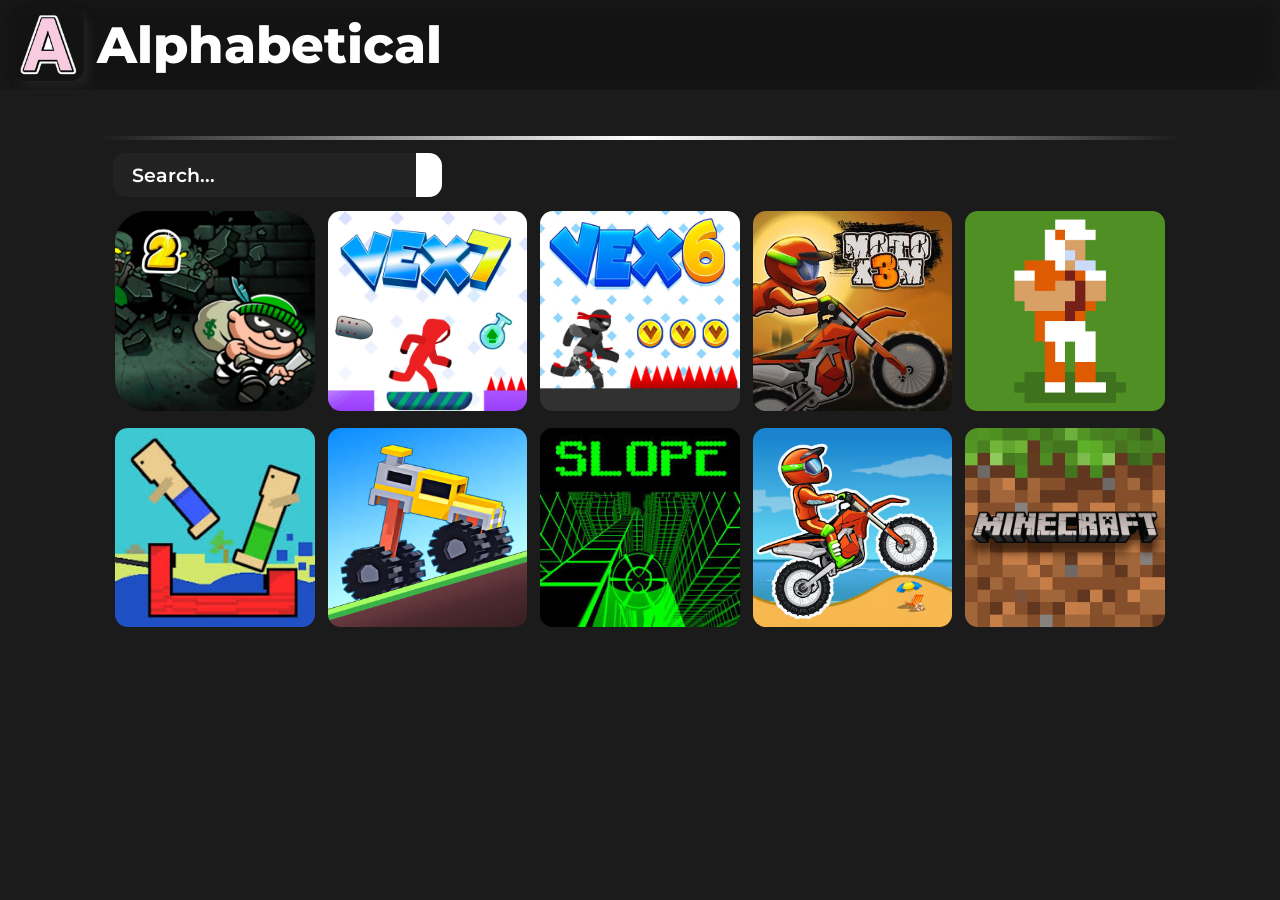
<file: index.html>
<!DOCTYPE html>
<html lang="en">
<head>
    <meta charset="UTF-8">
    <meta http-equiv="X-UA-Compatible" content="IE=edge">
    <meta name="viewport" content="width=device-width, initial-scale=1.0">
    <title>Alphabetical</title>
    <link rel="stylesheet" href="main.css">
    <link rel="stylesheet" href="https://site-assets.fontawesome.com/releases/v6.2.0/css/all.css">
</head>
<body>
    <nav>
        <img src="images/logo.png" alt="logo">
        <h1>Alphabetical</h1>
    </nav>

    <div class="content">

    <hr>

    <div class="search">
        <input type="text" placeholder="Search..." oninput="">
        <button><i class="fas fa-search"></i></button>
    </div>

    <div id="games">
        <a href="games/bob-the-robber-2/"><img src="images/bob-the-robber-2.png" alt="bob the robber 2"></a>
        <a href="games/vex7/"><img src="images/vex7.jpeg" alt="vex 7"></a>
        <a href="games/vex6/"><img src="images/vex6.jpeg" alt="vex 6"></a>
        <a href="games/moto-x3m/"><img src="images/moto-x3m.jpg" alt="moto x3m"></a>
        <a href="games/retro-bowl/"><img src="images/retro-bowl.jpg" alt="retrobowl"></a>
        <a href="games/tube-jumpers/"><img src="images/tube-jumpers.jpg" alt="tube jumpers"></a>
        <a href="games/drive-mad/"><img src="images/drive-mad.jpg" alt="drive mad"></a>
        <a href="games/slope/"><img src="images/slope.jpg" alt="slope"></a>
        <a href="games/motox3m2/"><img src="images/motox3m2.jpg" alt="moto x3m2"></a>
        <a href="games/minecraft.html"><img src="images/mc.png" alt="minecraft"></a>
    </div>
    </div>
</body>
</html>

<script src="script.js"></script>
</file>
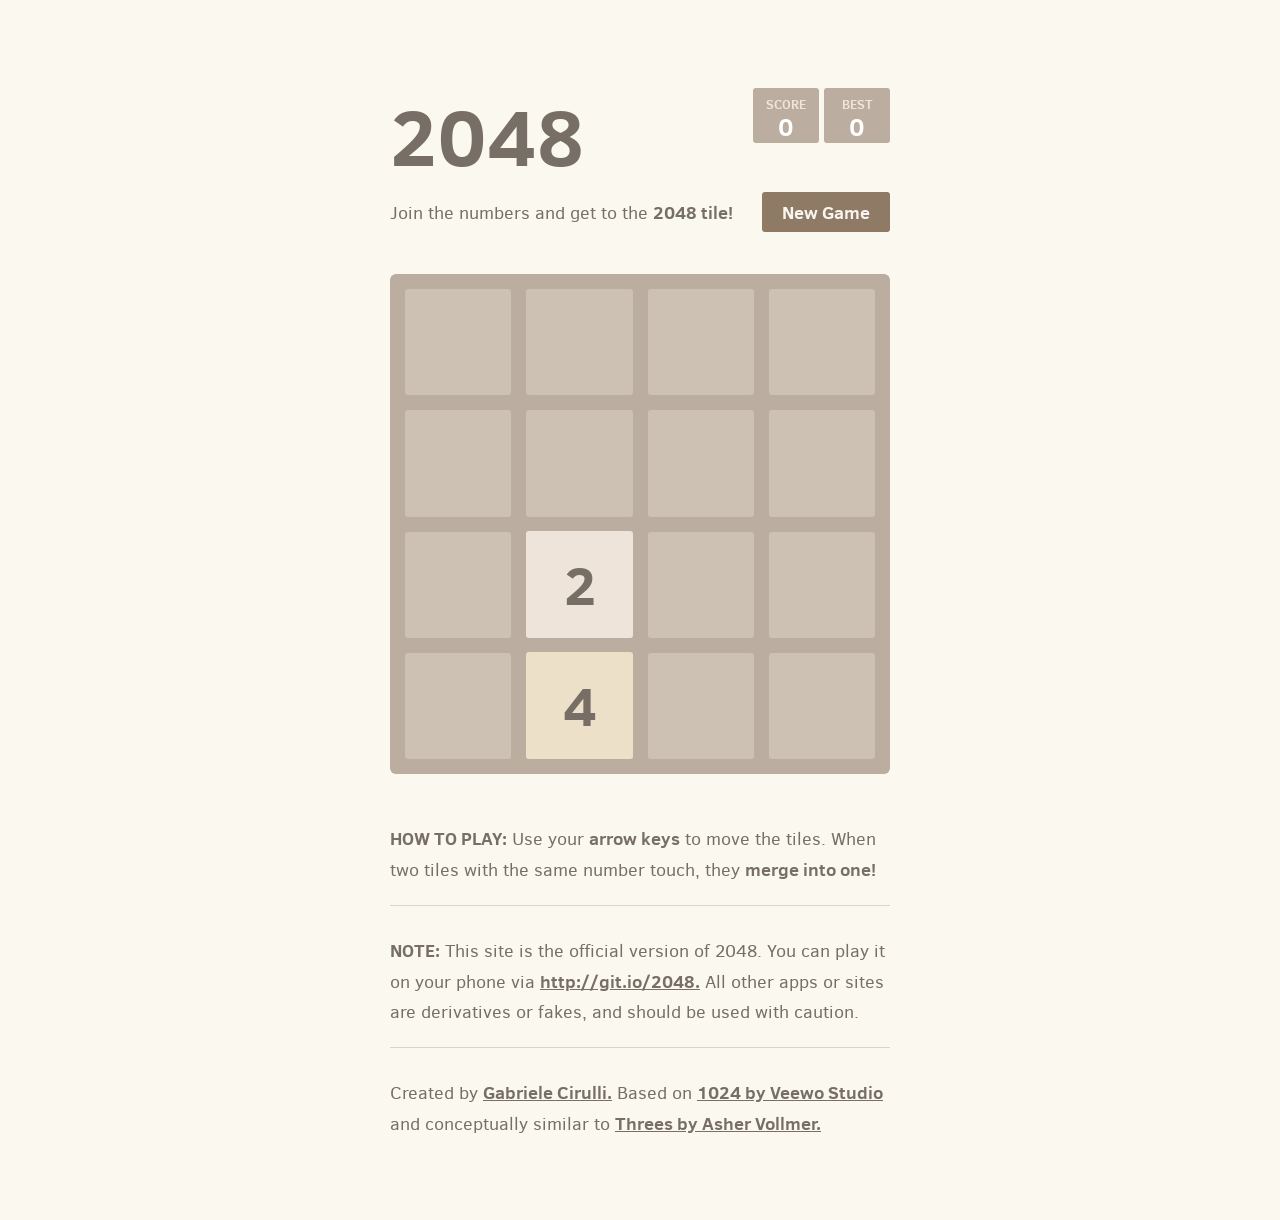
<file: games/2048/index.html>
<!DOCTYPE html>
<html>
<head>
  <meta charset="utf-8">
  <title>2048</title>

  <link href="style/main.css" rel="stylesheet" type="text/css">
  <link rel="shortcut icon" href="favicon.ico">
  <link rel="apple-touch-icon" href="meta/apple-touch-icon.png">
  <link rel="apple-touch-startup-image" href="meta/apple-touch-startup-image-640x1096.png" media="(device-width: 320px) and (device-height: 568px) and (-webkit-device-pixel-ratio: 2)"> <!-- iPhone 5+ -->
  <link rel="apple-touch-startup-image" href="meta/apple-touch-startup-image-640x920.png"  media="(device-width: 320px) and (device-height: 480px) and (-webkit-device-pixel-ratio: 2)"> <!-- iPhone, retina -->
  <meta name="apple-mobile-web-app-capable" content="yes">
  <meta name="apple-mobile-web-app-status-bar-style" content="black">

  <meta name="HandheldFriendly" content="True">
  <meta name="MobileOptimized" content="320">
  <meta name="viewport" content="width=device-width, target-densitydpi=160dpi, initial-scale=1.0, maximum-scale=1, user-scalable=no, minimal-ui">
</head>
<body>
  <div class="container">
    <div class="heading">
      <h1 class="title">2048</h1>
      <div class="scores-container">
        <div class="score-container">0</div>
        <div class="best-container">0</div>
      </div>
    </div>

    <div class="above-game">
      <p class="game-intro">Join the numbers and get to the <strong>2048 tile!</strong></p>
      <a class="restart-button">New Game</a>
    </div>

    <div class="game-container">
      <div class="game-message">
        <p></p>
        <div class="lower">
	        <a class="keep-playing-button">Keep going</a>
          <a class="retry-button">Try again</a>
        </div>
      </div>

      <div class="grid-container">
        <div class="grid-row">
          <div class="grid-cell"></div>
          <div class="grid-cell"></div>
          <div class="grid-cell"></div>
          <div class="grid-cell"></div>
        </div>
        <div class="grid-row">
          <div class="grid-cell"></div>
          <div class="grid-cell"></div>
          <div class="grid-cell"></div>
          <div class="grid-cell"></div>
        </div>
        <div class="grid-row">
          <div class="grid-cell"></div>
          <div class="grid-cell"></div>
          <div class="grid-cell"></div>
          <div class="grid-cell"></div>
        </div>
        <div class="grid-row">
          <div class="grid-cell"></div>
          <div class="grid-cell"></div>
          <div class="grid-cell"></div>
          <div class="grid-cell"></div>
        </div>
      </div>

      <div class="tile-container">

      </div>
    </div>

    <p class="game-explanation">
      <strong class="important">How to play:</strong> Use your <strong>arrow keys</strong> to move the tiles. When two tiles with the same number touch, they <strong>merge into one!</strong>
    </p>
    <hr>
    <p>
    <strong class="important">Note:</strong> This site is the official version of 2048. You can play it on your phone via <a href="http://git.io/2048">http://git.io/2048.</a> All other apps or sites are derivatives or fakes, and should be used with caution.
    </p>
    <hr>
    <p>
    Created by <a href="http://gabrielecirulli.com" target="_blank">Gabriele Cirulli.</a> Based on <a href="https://itunes.apple.com/us/app/1024!/id823499224" target="_blank">1024 by Veewo Studio</a> and conceptually similar to <a href="http://asherv.com/threes/" target="_blank">Threes by Asher Vollmer.</a>
    </p>
  </div>

  <script src="js/bind_polyfill.js"></script>
  <script src="js/classlist_polyfill.js"></script>
  <script src="js/animframe_polyfill.js"></script>
  <script src="js/keyboard_input_manager.js"></script>
  <script src="js/html_actuator.js"></script>
  <script src="js/grid.js"></script>
  <script src="js/tile.js"></script>
  <script src="js/local_storage_manager.js"></script>
  <script src="js/game_manager.js"></script>
  <script src="js/application.js"></script>
</body>
</html>
</file>
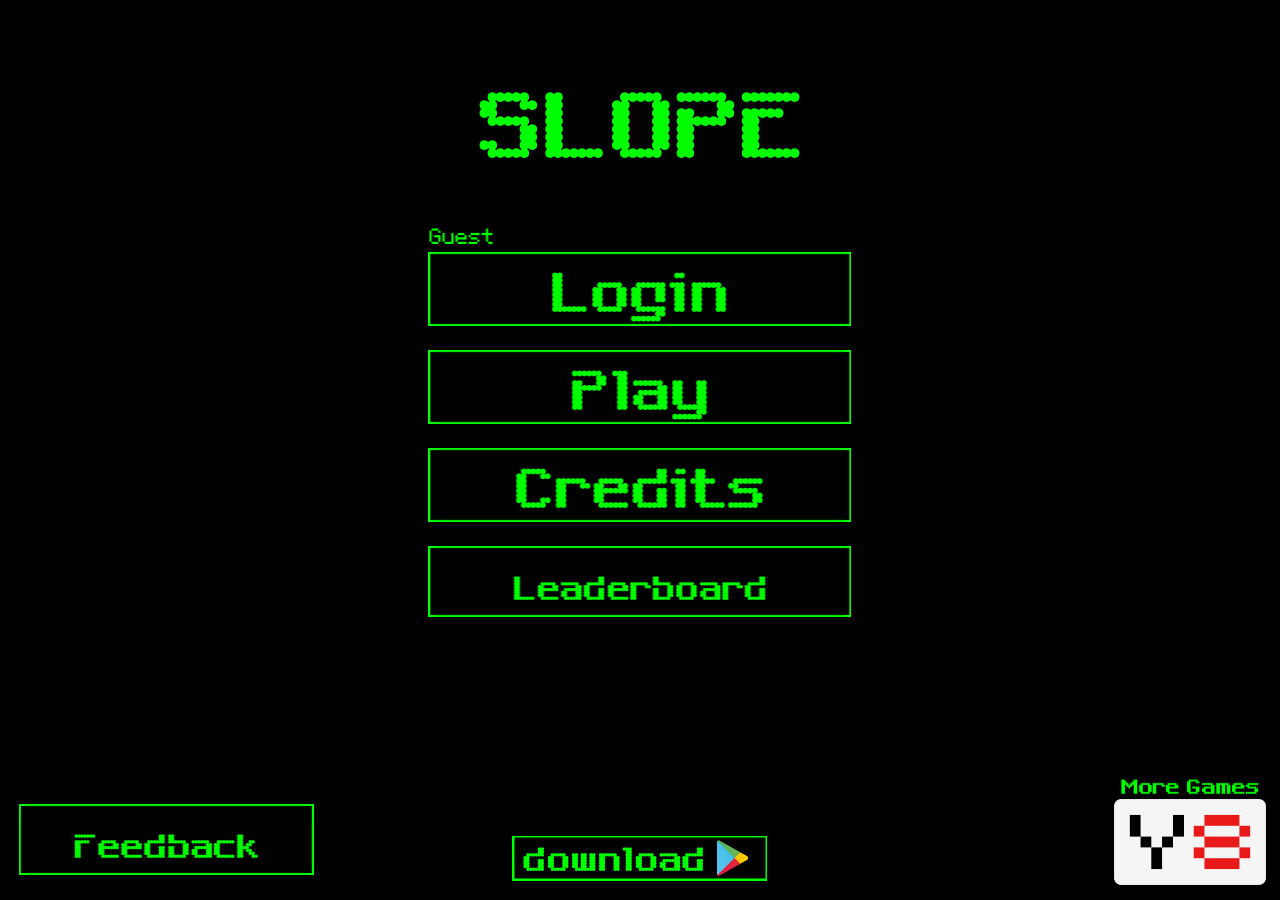
<file: games/slope/index.html>
<head>
    <link rel="stylesheet" href="TemplateData/style.css">
    <script src="TemplateData/UnityProgress.js"></script>
    <script src="TemplateData/unityloader41.js"></script>
    <script>
        var gameInstance = UnityLoader.instantiate("gameContainer", "Build/slope.json", { onProgress: UnityProgress, Module: { onRuntimeInitialized: function() { UnityProgress(gameInstance, "complete") } } });
    </script>
</head>
<body style="margin: 0; overflow: hidden;">
    <div class="webgl-content">
        <div id="gameContainer" style="width: 100%; height: 100%; margin: 0;"></div>
    </div>
</body>
</file>
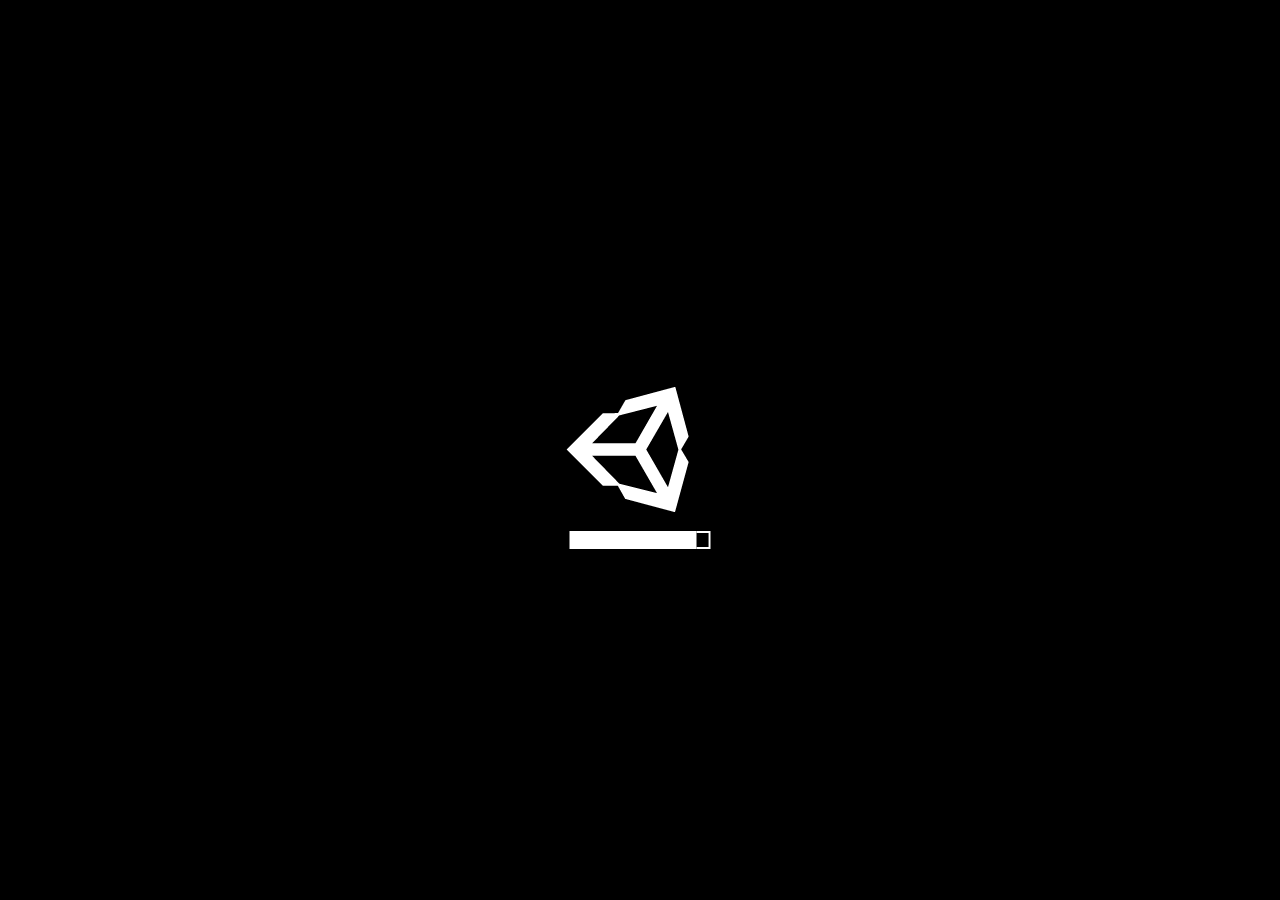
<file: games/tube-jumpers/index.html>
<html>
    <head>
      <title>Tube Jumpers</title>
       <meta name="viewport" content="width=device-width, initial-scale=1.0">
       <meta name="title" content="Tube Jumpers">
       <link rel="stylesheet" href="style.css">
       <script src="UnityLoader.js"></script>
        <script>
            var gameInstance = UnityLoader.instantiate("gameContainer", "tube-jumpers.json");
        </script>
    </head>
    <body style="margin: 0; overflow: hidden;">
        <div class="webgl-content">
            <div id="gameContainer" style="width:100%; height: 100%; margin: 0;"></div>
        </div>
    </body>
    </html>
</file>
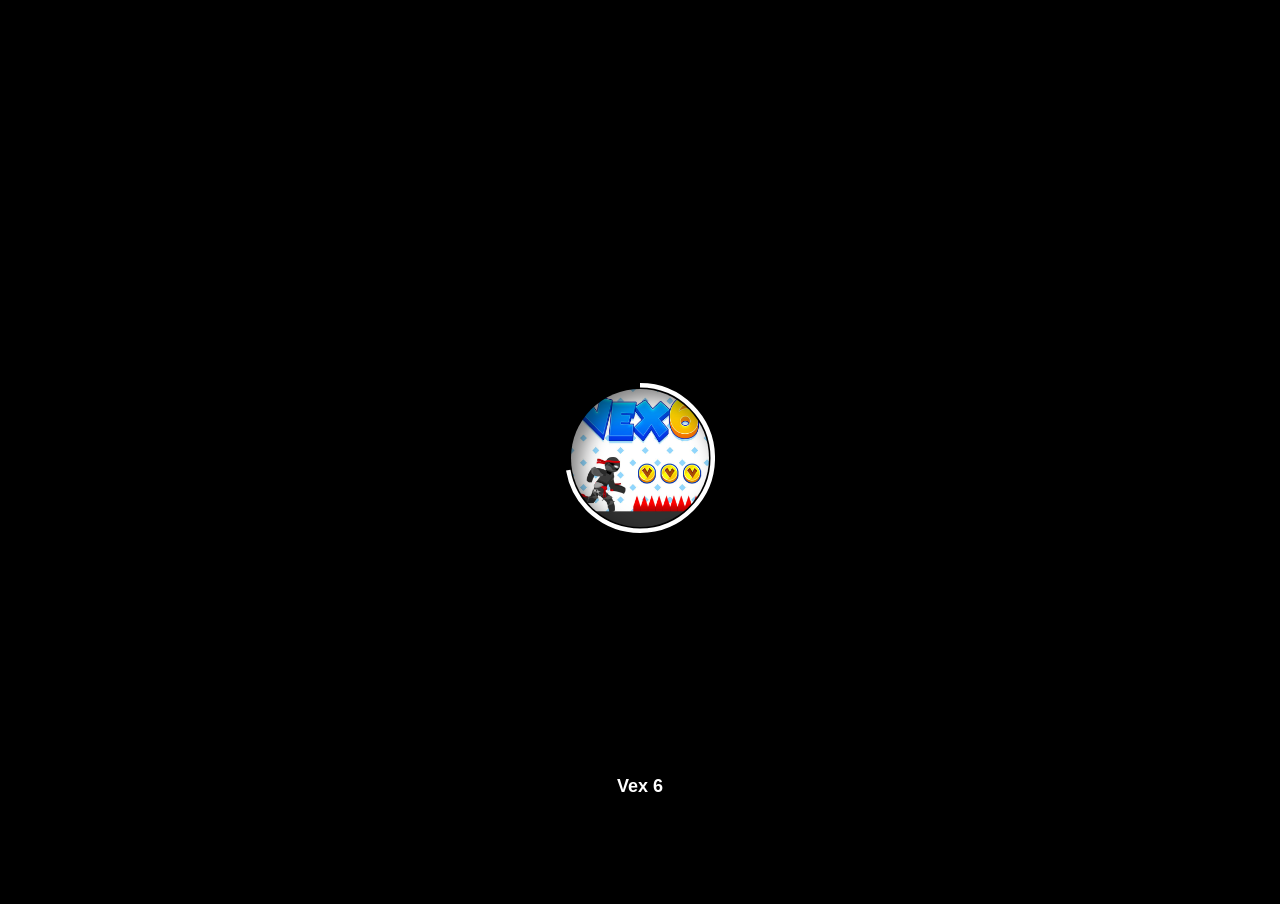
<file: games/vex6/index.html>
<!DOCTYPE html>
<html lang="en">
	<head>
		<meta charset="utf-8" />
		<meta http-equiv="x-ua-compatible" content="ie=edge" />
		<meta
			id="viewport"
			name="viewport"
			content="width=device-width, initial-scale=1.0, maximum-scale=1.0, user-scalable=no, minimal-ui, shrink-to-fit=no"
		/>
		<meta name="mobile-web-app-capable" content="yes" />
		<meta name="apple-mobile-web-app-capable" content="yes" />

		<title>Vex 6</title>

		<link rel="icon" type="image/png" href="assets/icon.png" />
		<!-- For apple devices -->
		<link rel="apple-touch-icon" type="image/png" href="assets/icon.png" />
		<link rel="stylesheet" href="assets/css/app.css" type="text/css" />
	</head>

	<body>
		<div id="content"></div>
		<div id="orientation"></div>

		<script type="text/javascript">
			var libs = [];
			var gtag;

			var gameName = 'vex6.min.js';

			var fbrqLA = true,
				fbrqBD = 8,
				playBtn = true,
				fbrqSA = false,
				libs = [],
				version = 'GameDistribution-25';

			//This all here is for cache busting;
			function addScript(src, buster, callback) {
				var s = document.createElement('script');
				s.setAttribute('src', src + '?v=' + buster);
				if (typeof callback === 'function') {
					s.onload = callback;
				}
				document.body.appendChild(s);
			}

			addScript(gameName, version, function () {});
		</script>
	</body>
</html>
</file>
<file: main.css>
@import url('https://fonts.googleapis.com/css2?family=Montserrat:wght@400;600;700;800;900&display=swap');

body {
    background-color: #1b1b1b;
    font-family: 'Montserrat', sans-serif;
}

nav {
    position: fixed;
    top: 0;
    left: 0;
    backdrop-filter: blur(10px) saturate(200%) brightness(70%);
    color: #fff;
    display: flex;
    height: 7vw;
    width: 100%;
    align-items: center;
    justify-content: left;
    padding: 0 1%;
    z-index: 5;
    margin: auto;
}

nav img {
    height: 80%;
    width: auto;
    margin-right: 1%;
    border-radius: 1vw;
    cursor: pointer;
    user-select: none;
    box-shadow: 5px 5px 10px rgba(53, 53, 53, 0.459);
}

nav h1 {
    font-size: 4vw;
    font-weight: 800;
    margin-right: 1%;
}

.content {
    flex-direction: column;
    align-items: left;
    padding: 7vw;
    padding-top: 9vw;
}

.content hr {
    border: 0;
    height: 4px;
    background-image: linear-gradient(to right, rgba(0, 0, 0, 0), rgb(255, 255, 255), rgba(0, 0, 0, 0));
    margin: 1vw 0;
}

.search {
    display: flex;
    user-select: none;
    margin-top: 0;
    margin-left: 1.2vw;
}
 
.search input {
    background-color: #222222;
    border: none;
    border-radius: 1vw 0 0 1vw;
    color: #fff;
    font-size: 1.5vw;
    font-weight: 600;
    padding: 0.8vw 1.5vw;
    font-family: 'Montserrat', sans-serif;
    z-index: 1;
    outline: none;
}
 
.search input::placeholder {
    color: #fff;
    font-weight: 600;
    font-size: 1.5vw;
}
 
.search button {
    background-color: #fff;
    border: none;
    border-radius: 0 1vw 1vw 0;
    color:#222222;
    font-size: 1.5vw;
    font-weight: 600;
    padding: 0.8vw 1vw;
    cursor: pointer;
    font-family: 'Montserrat', sans-serif;
    z-index: 1;
    transition: .3s all ease;
}
 
#games {
    display: flex;
    flex-wrap: wrap;
    justify-content: center;
    margin-top: .6vw;
    padding-bottom: 5vw;

}
 
#games img {    height: 15.6vw;
    width: 15.6vw;
    border-radius: 1vw;
    margin: .5vw;
    cursor: pointer;
    user-select: none;
    transition: transform .2s;
}
 
#games img:hover {
    transform: scale(1.01);
}

.featured {
    display: flex;
    flex-direction: row;
    flex-wrap: wrap;
    justify-content: center;
    padding: 1vw;
    margin:1%;
    margin-top: 6vw;
}

.featured h1 {
    font-size: 3.5vw;
    font-weight: 700;
    margin: 1vw 1vw .4vw 1vw;
    width: 83.8%;
    text-align: left;
    color: #fff;
}

.featured .column {
    display: flex;
    flex-direction: column;
}

.featured img {
    height: 12.5vw;
    width: 12.5vw;
    border-radius: 1vw;
    margin: .5vw;
    cursor: pointer;
    user-select: none;
    transition: all .2s;
}

.featured img:hover {
    transform: scale(1.02);
    filter: brightness(50%);
}


.featured .row img {
    height: 26vw;
    width: 26vw;
}

.featured a {
    display: inline-block;
    position: relative;
    color: #2c7ffc;
    text-decoration: none;
}
    
    .featured .play-button {
    position: absolute;
    top: 50%;
    left: 50%;
    transform: translate(-50%, -50%);
    opacity: 0;
    transition: opacity 0.2s;
    }
    
    .featured a:hover .play-button {
    opacity: 1;
    pointer-events: none;
    }
    
    .featured .play-button i {
    font-size: 5vw;
    text-shadow: 0 0 100px #2c7ffc;
    }
</file>
<file: games/2048/style/main.css>
@import url(fonts/clear-sans.css);
html, body {
  margin: 0;
  padding: 0;
  background: #faf8ef;
  color: #776e65;
  font-family: "Clear Sans", "Helvetica Neue", Arial, sans-serif;
  font-size: 18px; }

body {
  margin: 80px 0; }

.heading:after {
  content: "";
  display: block;
  clear: both; }

h1.title {
  font-size: 80px;
  font-weight: bold;
  margin: 0;
  display: block;
  float: left; }

@-webkit-keyframes move-up {
  0% {
    top: 25px;
    opacity: 1; }

  100% {
    top: -50px;
    opacity: 0; } }
@-moz-keyframes move-up {
  0% {
    top: 25px;
    opacity: 1; }

  100% {
    top: -50px;
    opacity: 0; } }
@keyframes move-up {
  0% {
    top: 25px;
    opacity: 1; }

  100% {
    top: -50px;
    opacity: 0; } }
.scores-container {
  float: right;
  text-align: right; }

.score-container, .best-container {
  position: relative;
  display: inline-block;
  background: #bbada0;
  padding: 15px 25px;
  font-size: 25px;
  height: 25px;
  line-height: 47px;
  font-weight: bold;
  border-radius: 3px;
  color: white;
  margin-top: 8px;
  text-align: center; }
  .score-container:after, .best-container:after {
    position: absolute;
    width: 100%;
    top: 10px;
    left: 0;
    text-transform: uppercase;
    font-size: 13px;
    line-height: 13px;
    text-align: center;
    color: #eee4da; }
  .score-container .score-addition, .best-container .score-addition {
    position: absolute;
    right: 30px;
    color: red;
    font-size: 25px;
    line-height: 25px;
    font-weight: bold;
    color: rgba(119, 110, 101, 0.9);
    z-index: 100;
    -webkit-animation: move-up 600ms ease-in;
    -moz-animation: move-up 600ms ease-in;
    animation: move-up 600ms ease-in;
    -webkit-animation-fill-mode: both;
    -moz-animation-fill-mode: both;
    animation-fill-mode: both; }

.score-container:after {
  content: "Score"; }

.best-container:after {
  content: "Best"; }

p {
  margin-top: 0;
  margin-bottom: 10px;
  line-height: 1.65; }

a {
  color: #776e65;
  font-weight: bold;
  text-decoration: underline;
  cursor: pointer; }

strong.important {
  text-transform: uppercase; }

hr {
  border: none;
  border-bottom: 1px solid #d8d4d0;
  margin-top: 20px;
  margin-bottom: 30px; }

.container {
  width: 500px;
  margin: 0 auto; }

@-webkit-keyframes fade-in {
  0% {
    opacity: 0; }

  100% {
    opacity: 1; } }
@-moz-keyframes fade-in {
  0% {
    opacity: 0; }

  100% {
    opacity: 1; } }
@keyframes fade-in {
  0% {
    opacity: 0; }

  100% {
    opacity: 1; } }
.game-container {
  margin-top: 40px;
  position: relative;
  padding: 15px;
  cursor: default;
  -webkit-touch-callout: none;
  -ms-touch-callout: none;
  -webkit-user-select: none;
  -moz-user-select: none;
  -ms-user-select: none;
  -ms-touch-action: none;
  touch-action: none;
  background: #bbada0;
  border-radius: 6px;
  width: 500px;
  height: 500px;
  -webkit-box-sizing: border-box;
  -moz-box-sizing: border-box;
  box-sizing: border-box; }
  .game-container .game-message {
    display: none;
    position: absolute;
    top: 0;
    right: 0;
    bottom: 0;
    left: 0;
    background: rgba(238, 228, 218, 0.5);
    z-index: 100;
    text-align: center;
    -webkit-animation: fade-in 800ms ease 1200ms;
    -moz-animation: fade-in 800ms ease 1200ms;
    animation: fade-in 800ms ease 1200ms;
    -webkit-animation-fill-mode: both;
    -moz-animation-fill-mode: both;
    animation-fill-mode: both; }
    .game-container .game-message p {
      font-size: 60px;
      font-weight: bold;
      height: 60px;
      line-height: 60px;
      margin-top: 222px; }
    .game-container .game-message .lower {
      display: block;
      margin-top: 59px; }
    .game-container .game-message a {
      display: inline-block;
      background: #8f7a66;
      border-radius: 3px;
      padding: 0 20px;
      text-decoration: none;
      color: #f9f6f2;
      height: 40px;
      line-height: 42px;
      margin-left: 9px; }
      .game-container .game-message a.keep-playing-button {
        display: none; }
    .game-container .game-message.game-won {
      background: rgba(237, 194, 46, 0.5);
      color: #f9f6f2; }
      .game-container .game-message.game-won a.keep-playing-button {
        display: inline-block; }
    .game-container .game-message.game-won, .game-container .game-message.game-over {
      display: block; }

.grid-container {
  position: absolute;
  z-index: 1; }

.grid-row {
  margin-bottom: 15px; }
  .grid-row:last-child {
    margin-bottom: 0; }
  .grid-row:after {
    content: "";
    display: block;
    clear: both; }

.grid-cell {
  width: 106.25px;
  height: 106.25px;
  margin-right: 15px;
  float: left;
  border-radius: 3px;
  background: rgba(238, 228, 218, 0.35); }
  .grid-cell:last-child {
    margin-right: 0; }

.tile-container {
  position: absolute;
  z-index: 2; }

.tile, .tile .tile-inner {
  width: 107px;
  height: 107px;
  line-height: 107px; }
.tile.tile-position-1-1 {
  -webkit-transform: translate(0px, 0px);
  -moz-transform: translate(0px, 0px);
  -ms-transform: translate(0px, 0px);
  transform: translate(0px, 0px); }
.tile.tile-position-1-2 {
  -webkit-transform: translate(0px, 121px);
  -moz-transform: translate(0px, 121px);
  -ms-transform: translate(0px, 121px);
  transform: translate(0px, 121px); }
.tile.tile-position-1-3 {
  -webkit-transform: translate(0px, 242px);
  -moz-transform: translate(0px, 242px);
  -ms-transform: translate(0px, 242px);
  transform: translate(0px, 242px); }
.tile.tile-position-1-4 {
  -webkit-transform: translate(0px, 363px);
  -moz-transform: translate(0px, 363px);
  -ms-transform: translate(0px, 363px);
  transform: translate(0px, 363px); }
.tile.tile-position-2-1 {
  -webkit-transform: translate(121px, 0px);
  -moz-transform: translate(121px, 0px);
  -ms-transform: translate(121px, 0px);
  transform: translate(121px, 0px); }
.tile.tile-position-2-2 {
  -webkit-transform: translate(121px, 121px);
  -moz-transform: translate(121px, 121px);
  -ms-transform: translate(121px, 121px);
  transform: translate(121px, 121px); }
.tile.tile-position-2-3 {
  -webkit-transform: translate(121px, 242px);
  -moz-transform: translate(121px, 242px);
  -ms-transform: translate(121px, 242px);
  transform: translate(121px, 242px); }
.tile.tile-position-2-4 {
  -webkit-transform: translate(121px, 363px);
  -moz-transform: translate(121px, 363px);
  -ms-transform: translate(121px, 363px);
  transform: translate(121px, 363px); }
.tile.tile-position-3-1 {
  -webkit-transform: translate(242px, 0px);
  -moz-transform: translate(242px, 0px);
  -ms-transform: translate(242px, 0px);
  transform: translate(242px, 0px); }
.tile.tile-position-3-2 {
  -webkit-transform: translate(242px, 121px);
  -moz-transform: translate(242px, 121px);
  -ms-transform: translate(242px, 121px);
  transform: translate(242px, 121px); }
.tile.tile-position-3-3 {
  -webkit-transform: translate(242px, 242px);
  -moz-transform: translate(242px, 242px);
  -ms-transform: translate(242px, 242px);
  transform: translate(242px, 242px); }
.tile.tile-position-3-4 {
  -webkit-transform: translate(242px, 363px);
  -moz-transform: translate(242px, 363px);
  -ms-transform: translate(242px, 363px);
  transform: translate(242px, 363px); }
.tile.tile-position-4-1 {
  -webkit-transform: translate(363px, 0px);
  -moz-transform: translate(363px, 0px);
  -ms-transform: translate(363px, 0px);
  transform: translate(363px, 0px); }
.tile.tile-position-4-2 {
  -webkit-transform: translate(363px, 121px);
  -moz-transform: translate(363px, 121px);
  -ms-transform: translate(363px, 121px);
  transform: translate(363px, 121px); }
.tile.tile-position-4-3 {
  -webkit-transform: translate(363px, 242px);
  -moz-transform: translate(363px, 242px);
  -ms-transform: translate(363px, 242px);
  transform: translate(363px, 242px); }
.tile.tile-position-4-4 {
  -webkit-transform: translate(363px, 363px);
  -moz-transform: translate(363px, 363px);
  -ms-transform: translate(363px, 363px);
  transform: translate(363px, 363px); }

.tile {
  position: absolute;
  -webkit-transition: 100ms ease-in-out;
  -moz-transition: 100ms ease-in-out;
  transition: 100ms ease-in-out;
  -webkit-transition-property: -webkit-transform;
  -moz-transition-property: -moz-transform;
  transition-property: transform; }
  .tile .tile-inner {
    border-radius: 3px;
    background: #eee4da;
    text-align: center;
    font-weight: bold;
    z-index: 10;
    font-size: 55px; }
  .tile.tile-2 .tile-inner {
    background: #eee4da;
    box-shadow: 0 0 30px 10px rgba(243, 215, 116, 0), inset 0 0 0 1px rgba(255, 255, 255, 0); }
  .tile.tile-4 .tile-inner {
    background: #ede0c8;
    box-shadow: 0 0 30px 10px rgba(243, 215, 116, 0), inset 0 0 0 1px rgba(255, 255, 255, 0); }
  .tile.tile-8 .tile-inner {
    color: #f9f6f2;
    background: #f2b179; }
  .tile.tile-16 .tile-inner {
    color: #f9f6f2;
    background: #f59563; }
  .tile.tile-32 .tile-inner {
    color: #f9f6f2;
    background: #f67c5f; }
  .tile.tile-64 .tile-inner {
    color: #f9f6f2;
    background: #f65e3b; }
  .tile.tile-128 .tile-inner {
    color: #f9f6f2;
    background: #edcf72;
    box-shadow: 0 0 30px 10px rgba(243, 215, 116, 0.2381), inset 0 0 0 1px rgba(255, 255, 255, 0.14286);
    font-size: 45px; }
    @media screen and (max-width: 520px) {
      .tile.tile-128 .tile-inner {
        font-size: 25px; } }
  .tile.tile-256 .tile-inner {
    color: #f9f6f2;
    background: #edcc61;
    box-shadow: 0 0 30px 10px rgba(243, 215, 116, 0.31746), inset 0 0 0 1px rgba(255, 255, 255, 0.19048);
    font-size: 45px; }
    @media screen and (max-width: 520px) {
      .tile.tile-256 .tile-inner {
        font-size: 25px; } }
  .tile.tile-512 .tile-inner {
    color: #f9f6f2;
    background: #edc850;
    box-shadow: 0 0 30px 10px rgba(243, 215, 116, 0.39683), inset 0 0 0 1px rgba(255, 255, 255, 0.2381);
    font-size: 45px; }
    @media screen and (max-width: 520px) {
      .tile.tile-512 .tile-inner {
        font-size: 25px; } }
  .tile.tile-1024 .tile-inner {
    color: #f9f6f2;
    background: #edc53f;
    box-shadow: 0 0 30px 10px rgba(243, 215, 116, 0.47619), inset 0 0 0 1px rgba(255, 255, 255, 0.28571);
    font-size: 35px; }
    @media screen and (max-width: 520px) {
      .tile.tile-1024 .tile-inner {
        font-size: 15px; } }
  .tile.tile-2048 .tile-inner {
    color: #f9f6f2;
    background: #edc22e;
    box-shadow: 0 0 30px 10px rgba(243, 215, 116, 0.55556), inset 0 0 0 1px rgba(255, 255, 255, 0.33333);
    font-size: 35px; }
    @media screen and (max-width: 520px) {
      .tile.tile-2048 .tile-inner {
        font-size: 15px; } }
  .tile.tile-super .tile-inner {
    color: #f9f6f2;
    background: #3c3a32;
    font-size: 30px; }
    @media screen and (max-width: 520px) {
      .tile.tile-super .tile-inner {
        font-size: 10px; } }

@-webkit-keyframes appear {
  0% {
    opacity: 0;
    -webkit-transform: scale(0);
    -moz-transform: scale(0);
    -ms-transform: scale(0);
    transform: scale(0); }

  100% {
    opacity: 1;
    -webkit-transform: scale(1);
    -moz-transform: scale(1);
    -ms-transform: scale(1);
    transform: scale(1); } }
@-moz-keyframes appear {
  0% {
    opacity: 0;
    -webkit-transform: scale(0);
    -moz-transform: scale(0);
    -ms-transform: scale(0);
    transform: scale(0); }

  100% {
    opacity: 1;
    -webkit-transform: scale(1);
    -moz-transform: scale(1);
    -ms-transform: scale(1);
    transform: scale(1); } }
@keyframes appear {
  0% {
    opacity: 0;
    -webkit-transform: scale(0);
    -moz-transform: scale(0);
    -ms-transform: scale(0);
    transform: scale(0); }

  100% {
    opacity: 1;
    -webkit-transform: scale(1);
    -moz-transform: scale(1);
    -ms-transform: scale(1);
    transform: scale(1); } }
.tile-new .tile-inner {
  -webkit-animation: appear 200ms ease 100ms;
  -moz-animation: appear 200ms ease 100ms;
  animation: appear 200ms ease 100ms;
  -webkit-animation-fill-mode: backwards;
  -moz-animation-fill-mode: backwards;
  animation-fill-mode: backwards; }

@-webkit-keyframes pop {
  0% {
    -webkit-transform: scale(0);
    -moz-transform: scale(0);
    -ms-transform: scale(0);
    transform: scale(0); }

  50% {
    -webkit-transform: scale(1.2);
    -moz-transform: scale(1.2);
    -ms-transform: scale(1.2);
    transform: scale(1.2); }

  100% {
    -webkit-transform: scale(1);
    -moz-transform: scale(1);
    -ms-transform: scale(1);
    transform: scale(1); } }
@-moz-keyframes pop {
  0% {
    -webkit-transform: scale(0);
    -moz-transform: scale(0);
    -ms-transform: scale(0);
    transform: scale(0); }

  50% {
    -webkit-transform: scale(1.2);
    -moz-transform: scale(1.2);
    -ms-transform: scale(1.2);
    transform: scale(1.2); }

  100% {
    -webkit-transform: scale(1);
    -moz-transform: scale(1);
    -ms-transform: scale(1);
    transform: scale(1); } }
@keyframes pop {
  0% {
    -webkit-transform: scale(0);
    -moz-transform: scale(0);
    -ms-transform: scale(0);
    transform: scale(0); }

  50% {
    -webkit-transform: scale(1.2);
    -moz-transform: scale(1.2);
    -ms-transform: scale(1.2);
    transform: scale(1.2); }

  100% {
    -webkit-transform: scale(1);
    -moz-transform: scale(1);
    -ms-transform: scale(1);
    transform: scale(1); } }
.tile-merged .tile-inner {
  z-index: 20;
  -webkit-animation: pop 200ms ease 100ms;
  -moz-animation: pop 200ms ease 100ms;
  animation: pop 200ms ease 100ms;
  -webkit-animation-fill-mode: backwards;
  -moz-animation-fill-mode: backwards;
  animation-fill-mode: backwards; }

.above-game:after {
  content: "";
  display: block;
  clear: both; }

.game-intro {
  float: left;
  line-height: 42px;
  margin-bottom: 0; }

.restart-button {
  display: inline-block;
  background: #8f7a66;
  border-radius: 3px;
  padding: 0 20px;
  text-decoration: none;
  color: #f9f6f2;
  height: 40px;
  line-height: 42px;
  display: block;
  text-align: center;
  float: right; }

.game-explanation {
  margin-top: 50px; }

@media screen and (max-width: 520px) {
  html, body {
    font-size: 15px; }

  body {
    margin: 20px 0;
    padding: 0 20px; }

  h1.title {
    font-size: 27px;
    margin-top: 15px; }

  .container {
    width: 280px;
    margin: 0 auto; }

  .score-container, .best-container {
    margin-top: 0;
    padding: 15px 10px;
    min-width: 40px; }

  .heading {
    margin-bottom: 10px; }

  .game-intro {
    width: 55%;
    display: block;
    box-sizing: border-box;
    line-height: 1.65; }

  .restart-button {
    width: 42%;
    padding: 0;
    display: block;
    box-sizing: border-box;
    margin-top: 2px; }

  .game-container {
    margin-top: 17px;
    position: relative;
    padding: 10px;
    cursor: default;
    -webkit-touch-callout: none;
    -ms-touch-callout: none;
    -webkit-user-select: none;
    -moz-user-select: none;
    -ms-user-select: none;
    -ms-touch-action: none;
    touch-action: none;
    background: #bbada0;
    border-radius: 6px;
    width: 280px;
    height: 280px;
    -webkit-box-sizing: border-box;
    -moz-box-sizing: border-box;
    box-sizing: border-box; }
    .game-container .game-message {
      display: none;
      position: absolute;
      top: 0;
      right: 0;
      bottom: 0;
      left: 0;
      background: rgba(238, 228, 218, 0.5);
      z-index: 100;
      text-align: center;
      -webkit-animation: fade-in 800ms ease 1200ms;
      -moz-animation: fade-in 800ms ease 1200ms;
      animation: fade-in 800ms ease 1200ms;
      -webkit-animation-fill-mode: both;
      -moz-animation-fill-mode: both;
      animation-fill-mode: both; }
      .game-container .game-message p {
        font-size: 60px;
        font-weight: bold;
        height: 60px;
        line-height: 60px;
        margin-top: 222px; }
      .game-container .game-message .lower {
        display: block;
        margin-top: 59px; }
      .game-container .game-message a {
        display: inline-block;
        background: #8f7a66;
        border-radius: 3px;
        padding: 0 20px;
        text-decoration: none;
        color: #f9f6f2;
        height: 40px;
        line-height: 42px;
        margin-left: 9px; }
        .game-container .game-message a.keep-playing-button {
          display: none; }
      .game-container .game-message.game-won {
        background: rgba(237, 194, 46, 0.5);
        color: #f9f6f2; }
        .game-container .game-message.game-won a.keep-playing-button {
          display: inline-block; }
      .game-container .game-message.game-won, .game-container .game-message.game-over {
        display: block; }

  .grid-container {
    position: absolute;
    z-index: 1; }

  .grid-row {
    margin-bottom: 10px; }
    .grid-row:last-child {
      margin-bottom: 0; }
    .grid-row:after {
      content: "";
      display: block;
      clear: both; }

  .grid-cell {
    width: 57.5px;
    height: 57.5px;
    margin-right: 10px;
    float: left;
    border-radius: 3px;
    background: rgba(238, 228, 218, 0.35); }
    .grid-cell:last-child {
      margin-right: 0; }

  .tile-container {
    position: absolute;
    z-index: 2; }

  .tile, .tile .tile-inner {
    width: 58px;
    height: 58px;
    line-height: 58px; }
  .tile.tile-position-1-1 {
    -webkit-transform: translate(0px, 0px);
    -moz-transform: translate(0px, 0px);
    -ms-transform: translate(0px, 0px);
    transform: translate(0px, 0px); }
  .tile.tile-position-1-2 {
    -webkit-transform: translate(0px, 67px);
    -moz-transform: translate(0px, 67px);
    -ms-transform: translate(0px, 67px);
    transform: translate(0px, 67px); }
  .tile.tile-position-1-3 {
    -webkit-transform: translate(0px, 135px);
    -moz-transform: translate(0px, 135px);
    -ms-transform: translate(0px, 135px);
    transform: translate(0px, 135px); }
  .tile.tile-position-1-4 {
    -webkit-transform: translate(0px, 202px);
    -moz-transform: translate(0px, 202px);
    -ms-transform: translate(0px, 202px);
    transform: translate(0px, 202px); }
  .tile.tile-position-2-1 {
    -webkit-transform: translate(67px, 0px);
    -moz-transform: translate(67px, 0px);
    -ms-transform: translate(67px, 0px);
    transform: translate(67px, 0px); }
  .tile.tile-position-2-2 {
    -webkit-transform: translate(67px, 67px);
    -moz-transform: translate(67px, 67px);
    -ms-transform: translate(67px, 67px);
    transform: translate(67px, 67px); }
  .tile.tile-position-2-3 {
    -webkit-transform: translate(67px, 135px);
    -moz-transform: translate(67px, 135px);
    -ms-transform: translate(67px, 135px);
    transform: translate(67px, 135px); }
  .tile.tile-position-2-4 {
    -webkit-transform: translate(67px, 202px);
    -moz-transform: translate(67px, 202px);
    -ms-transform: translate(67px, 202px);
    transform: translate(67px, 202px); }
  .tile.tile-position-3-1 {
    -webkit-transform: translate(135px, 0px);
    -moz-transform: translate(135px, 0px);
    -ms-transform: translate(135px, 0px);
    transform: translate(135px, 0px); }
  .tile.tile-position-3-2 {
    -webkit-transform: translate(135px, 67px);
    -moz-transform: translate(135px, 67px);
    -ms-transform: translate(135px, 67px);
    transform: translate(135px, 67px); }
  .tile.tile-position-3-3 {
    -webkit-transform: translate(135px, 135px);
    -moz-transform: translate(135px, 135px);
    -ms-transform: translate(135px, 135px);
    transform: translate(135px, 135px); }
  .tile.tile-position-3-4 {
    -webkit-transform: translate(135px, 202px);
    -moz-transform: translate(135px, 202px);
    -ms-transform: translate(135px, 202px);
    transform: translate(135px, 202px); }
  .tile.tile-position-4-1 {
    -webkit-transform: translate(202px, 0px);
    -moz-transform: translate(202px, 0px);
    -ms-transform: translate(202px, 0px);
    transform: translate(202px, 0px); }
  .tile.tile-position-4-2 {
    -webkit-transform: translate(202px, 67px);
    -moz-transform: translate(202px, 67px);
    -ms-transform: translate(202px, 67px);
    transform: translate(202px, 67px); }
  .tile.tile-position-4-3 {
    -webkit-transform: translate(202px, 135px);
    -moz-transform: translate(202px, 135px);
    -ms-transform: translate(202px, 135px);
    transform: translate(202px, 135px); }
  .tile.tile-position-4-4 {
    -webkit-transform: translate(202px, 202px);
    -moz-transform: translate(202px, 202px);
    -ms-transform: translate(202px, 202px);
    transform: translate(202px, 202px); }

  .tile .tile-inner {
    font-size: 35px; }

  .game-message p {
    font-size: 30px !important;
    height: 30px !important;
    line-height: 30px !important;
    margin-top: 90px !important; }
  .game-message .lower {
    margin-top: 30px !important; } }
</file>
<file: games/slope/TemplateData/style.css>
.webgl-content * {border: 0; margin: 0; padding: 0}


.webgl-content .logo, .progress {position: absolute; left: 50%; top: 50%; -webkit-transform: translate(-50%, -50%); transform: translate(-50%, -50%);}
.webgl-content .logo {background: url('progressLogo.Light.png') no-repeat center / contain; width: 154px; height: 130px;}
.webgl-content .progress {height: 18px; width: 141px; margin-top: 90px;}
.webgl-content .progress .empty {background: url('progressEmpty.Light.png') no-repeat right / cover; float: right; width: 100%; height: 100%; display: inline-block;}
.webgl-content .progress .full {background: url('progressFull.Light.png') no-repeat left / cover; float: left; width: 0%; height: 100%; display: inline-block;}

.webgl-content .logo.Dark {background-image: url('progressLogo.Dark.png');}
.webgl-content .progress.Dark .empty {background-image: url('progressEmpty.Dark.png');}
.webgl-content .progress.Dark .full {background-image: url('progressFull.Dark.png');}

.webgl-content .footer {margin-top: 5px; height: 38px; line-height: 38px; font-family: Helvetica, Verdana, Arial, sans-serif; font-size: 18px;} 
.webgl-content .footer .webgl-logo, .title, .fullscreen {height: 100%; display: inline-block; background: transparent center no-repeat;} 
.webgl-content .footer .webgl-logo {background-image: url('webgl-logo.png'); width: 204px; float: left;}
.webgl-content .footer .title {margin-right: 10px; float: right;}
.webgl-content .footer .fullscreen {background-image: url('fullscreen.png'); width: 38px; float: right;}
</file>
<file: games/tube-jumpers/style.css>
body{margin:0;padding:0}.webgl-content *{border:0;margin:0;padding:0}.webgl-content{position:absolute}.webgl-content,#gameContainer,#unityContainer,canvas{width:100%!important;height:100%!important}.webgl-content .logo,.progress{position:absolute;left:50%;top:50%;-webkit-transform:translate(-50%,-50%);transform:translate(-50%,-50%)}.webgl-content .logo{background:url('progressLogo.Light.png') no-repeat center/contain;width:354px;height:130px}.webgl-content .progress{height:18px;width:141px;margin-top:90px}.webgl-content .progress .empty{background:url('progressEmpty.Light.png') no-repeat right/cover;float:right;width:100%;height:100%;display:inline-block}.webgl-content .progress .full{background:url('progressFull.Light.png') no-repeat left/cover;float:left;width:0%;height:100%;display:inline-block}.webgl-content .logo.Dark{background-image:url(progressLogo.Dark.png)}.webgl-content .progress.Dark .empty{background-image:url(progressEmpty.Dark.png)}.webgl-content .progress.Dark .full{background-image:url(progressFull.Dark.png)}.webgl-content .footer{margin-top:5px;height:38px;line-height:38px;font-family:Helvetica,Verdana,Arial,sans-serif;font-size:18px}.webgl-content .footer .webgl-logo,.title,.fullscreen{height:100%;display:inline-block;background:transparent center no-repeat}.webgl-content .footer .webgl-logo{background-image:url(webgl-logo.png);width:204px;float:left}.webgl-content .footer .title{margin-right:10px;float:right}.webgl-content .footer .fullscreen{background-image:url(fullscreen.png);width:38px;float:right}
</file>
<file: games/vex6/assets/css/app.css>
/*Stylesheet*/
body,html{
    padding:0;
    margin:0;
    overflow:hidden;
    background-color: #000000;
    -webkit-tap-highlight-color: rgba(0, 0, 0, 0); /*with out this line ios safari in gd splash preloader has issue with dimmed box from splash preloader button */
    -webkit-touch-callout: none;
    -webkit-text-size-adjust: none;
    -webkit-user-select: none;
}

#content {
    width: 100%;
    height: 100%;
    outline:0;
    position: relative;
}

#orientation {
    margin: 0 auto;
    position: fixed;
    top: 0;
    left: 0;
    width: 100%;
    height: 100%;
    background-image: url(../rotate.png);
    background-repeat: no-repeat;
    background-position: center;
    background-color: rgb(0, 0, 0);
    background-size:25%;
    z-index: 999;
    display: none;
}
</file>
